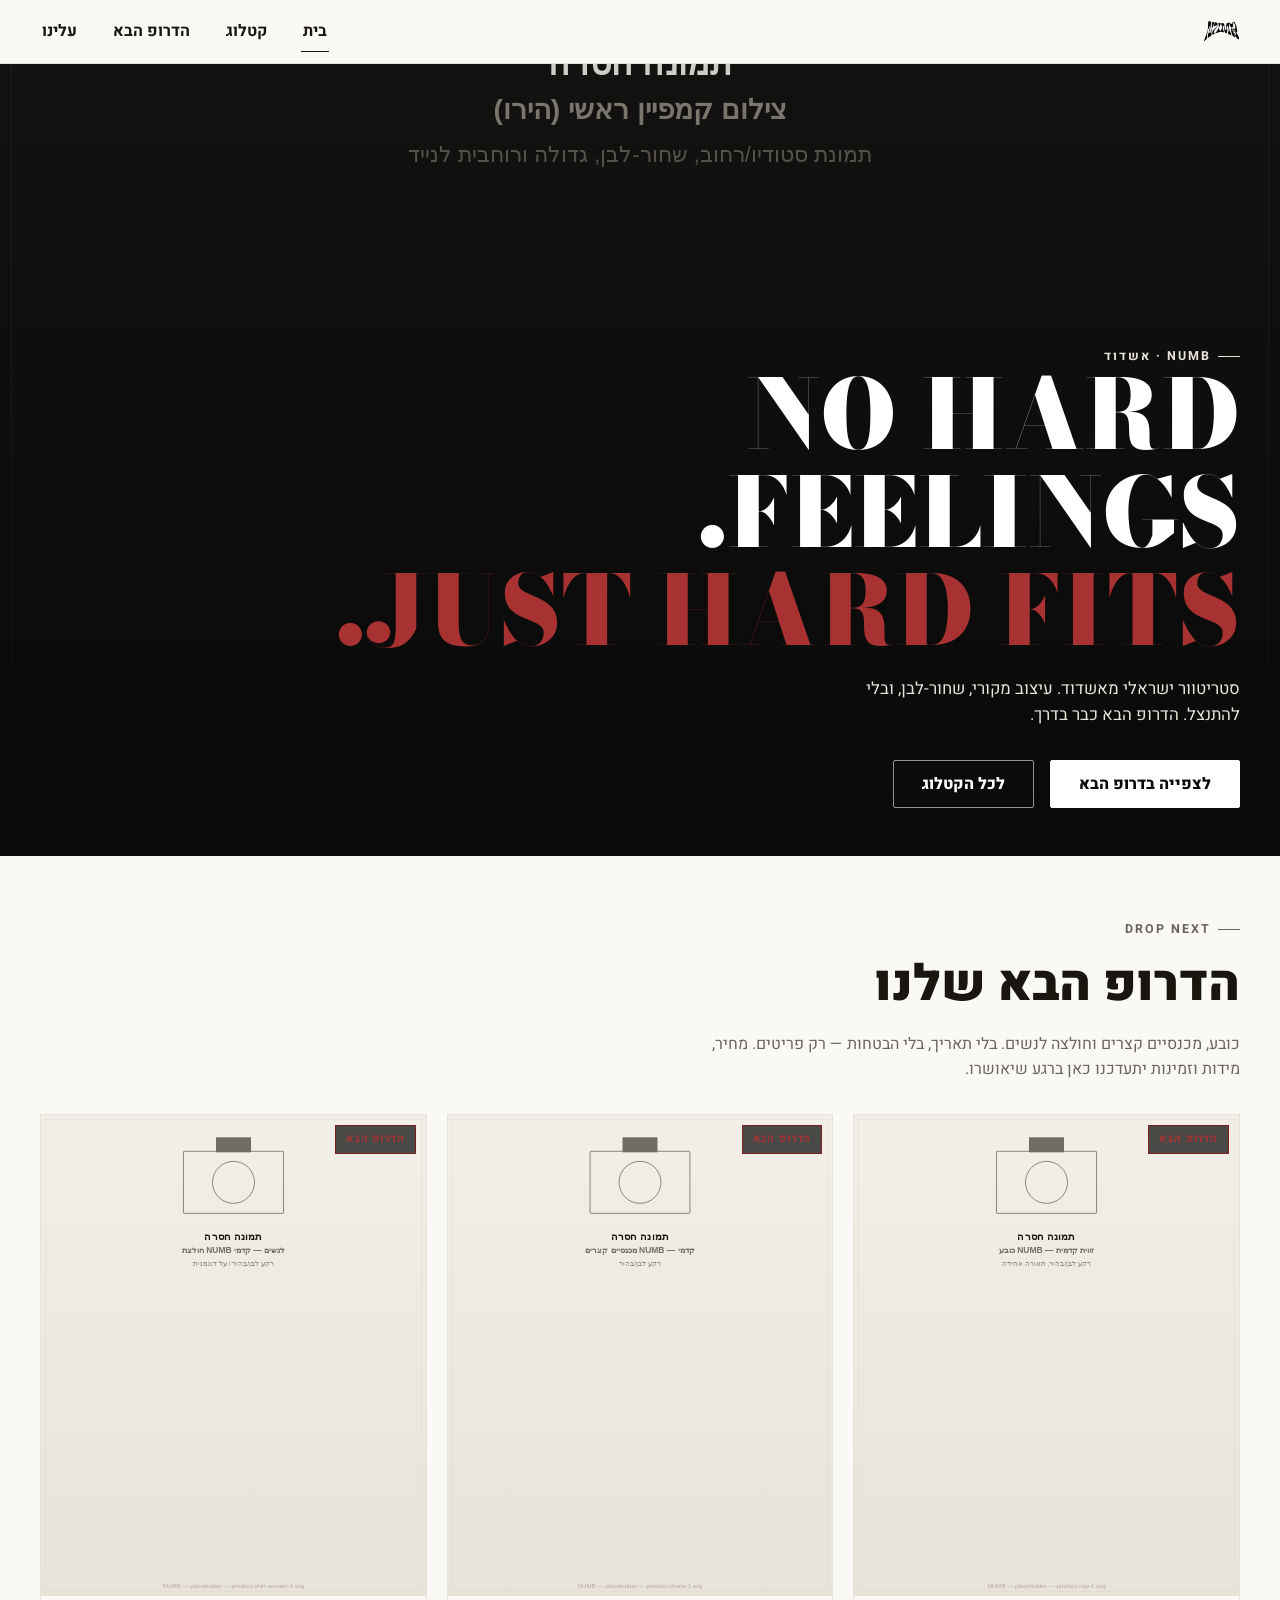
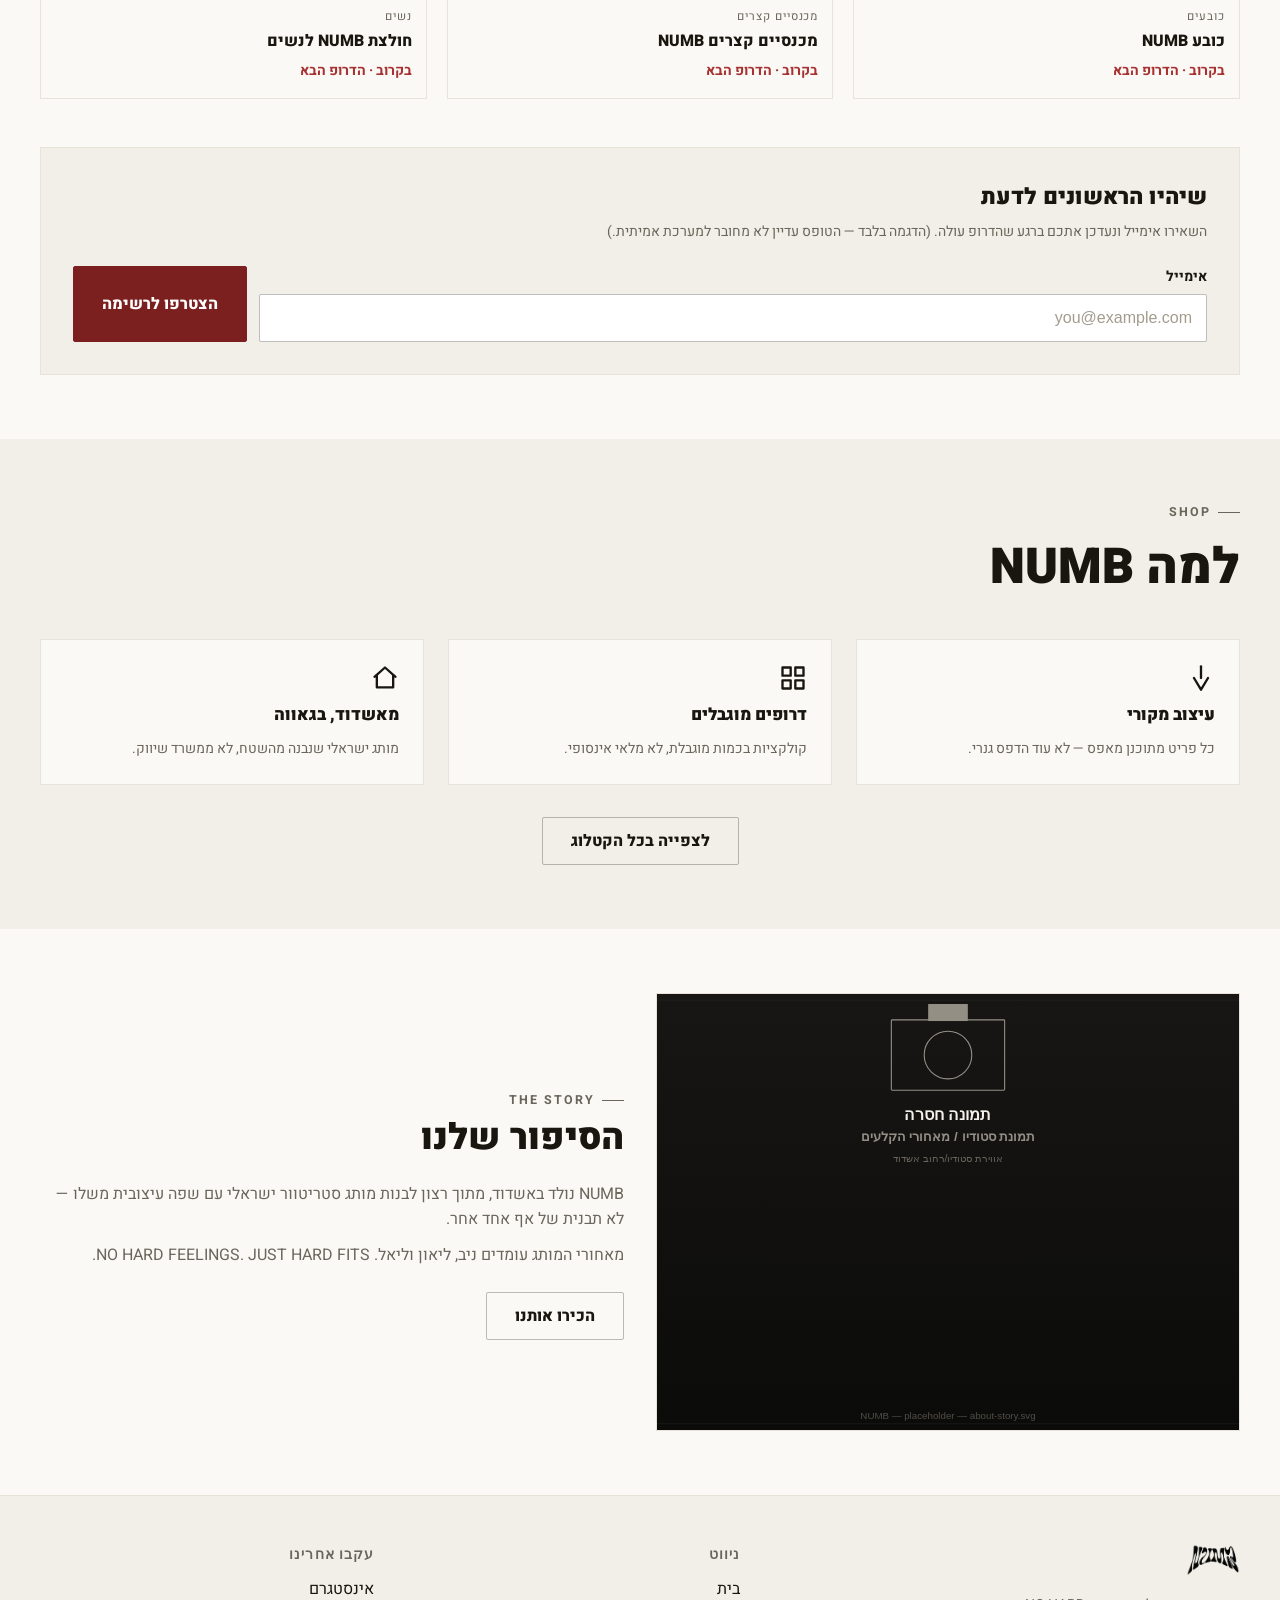
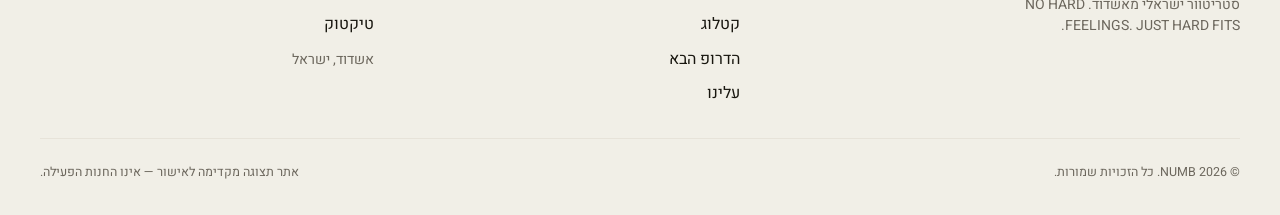
<file: site/index.html>
<!DOCTYPE html>
<html lang="he" dir="rtl">
<head>
<meta charset="UTF-8">
<meta name="viewport" content="width=device-width, initial-scale=1, viewport-fit=cover">
<title>NUMB — סטריטוור ישראלי מאשדוד</title>
<meta name="description" content="NUMB — מותג סטריטוור ישראלי מאשדוד. NO HARD FEELINGS. JUST HARD FITS. גלו את הדרופ הבא שלנו.">
<link rel="stylesheet" href="assets/css/style.css">
</head>
<body data-page="home">
<a class="skip-link" href="#main">דלגו לתוכן</a>

<header class="site-header">
  <div class="container">
    <a href="index.html" class="brand-logo"><img src="assets/images/logo-mark.png" alt="NUMB" class="logo-mark"></a>
    <nav class="nav-desktop" aria-label="ניווט ראשי">
      <a href="index.html" aria-current="page">בית</a>
      <a href="catalog.html">קטלוג</a>
      <a href="index.html#next-drop">הדרופ הבא</a>
      <a href="about.html">עלינו</a>
    </nav>
    <button class="menu-toggle" data-menu-toggle aria-haspopup="true" aria-expanded="false" aria-controls="mobile-menu" aria-label="פתיחת תפריט">
      <svg viewBox="0 0 24 24" width="22" height="22" fill="none" stroke="currentColor" stroke-width="2" stroke-linecap="round"><path d="M3 6h18"/><path d="M3 12h18"/><path d="M3 18h18"/></svg>
    </button>
  </div>
</header>

<div class="mobile-menu" id="mobile-menu" data-mobile-menu>
  <div class="mobile-menu-top">
    <a href="index.html" class="brand-logo"><img src="assets/images/logo-mark.png" alt="NUMB" class="logo-mark"></a>
    <button class="menu-toggle" data-menu-close aria-label="סגירת תפריט">
      <svg viewBox="0 0 24 24" width="22" height="22" fill="none" stroke="currentColor" stroke-width="2" stroke-linecap="round"><path d="M18 6L6 18"/><path d="M6 6l12 12"/></svg>
    </button>
  </div>
  <nav aria-label="ניווט נייד">
    <a href="index.html">בית</a>
    <a href="catalog.html">קטלוג</a>
    <a href="index.html#next-drop">הדרופ הבא</a>
    <a href="about.html">עלינו</a>
  </nav>
  <div class="mobile-menu-footer">
    <span>אשדוד, ישראל</span>
    <div class="social-row">
      <a href="#">אינסטגרם</a>
      <a href="#">טיקטוק</a>
    </div>
  </div>
</div>

<main id="main">

  <!-- HERO: brand + next drop, first thing a visitor sees -->
  <section class="hero">
    <div class="hero-media">
      <img src="assets/images/hero-campaign.svg" alt="קמפיין NUMB — תמונה זמנית, יש להחליף בצילום קמפיין אמיתי" width="1600" height="2000">
    </div>
    <div class="hero-content container">
      <p class="eyebrow">NUMB · אשדוד</p>
      <h1 class="hero-slogan display-lockup">NO HARD<br>FEELINGS.<br><span class="accent">JUST HARD FITS.</span></h1>
      <p class="hero-sub">סטריטוור ישראלי מאשדוד. עיצוב מקורי, שחור-לבן, ובלי להתנצל. הדרופ הבא כבר בדרך.</p>
      <div class="hero-cta-row">
        <a class="btn btn-primary" href="#next-drop">לצפייה בדרופ הבא</a>
        <a class="btn btn-outline" href="catalog.html">לכל הקטלוג</a>
      </div>
    </div>
  </section>

  <!-- NEXT DROP -->
  <section class="section" id="next-drop">
    <div class="container">
      <div class="section-head reveal">
        <p class="eyebrow">Drop Next</p>
        <h2 class="heading">הדרופ הבא שלנו</h2>
        <p style="color:var(--fg-muted); max-width:60ch;">כובע, מכנסיים קצרים וחולצה לנשים. בלי תאריך, בלי הבטחות — רק פריטים. מחיר, מידות וזמינות יתעדכנו כאן ברגע שיאושרו.</p>
      </div>

      <div class="product-grid reveal" data-next-drop-grid>
        <!-- filled by main.js from products-data.js -->
      </div>

      <div class="waitlist-card reveal" id="waitlist" style="margin-top: var(--space-5);">
        <h3>שיהיו הראשונים לדעת</h3>
        <p>השאירו אימייל ונעדכן אתכם ברגע שהדרופ עולה. (הדגמה בלבד — הטופס עדיין לא מחובר למערכת אמיתית.)</p>
        <form class="waitlist-form" data-waitlist-form novalidate>
          <div class="field">
            <label for="waitlist-email">אימייל</label>
            <input id="waitlist-email" name="email" type="email" placeholder="you@example.com" required inputmode="email" autocomplete="email">
          </div>
          <button class="btn btn-signature" type="submit">הצטרפו לרשימה</button>
        </form>
        <p class="form-msg" data-form-msg hidden></p>
      </div>
    </div>
  </section>

  <!-- SHOP / BRAND PILLARS -->
  <section class="section section-alt">
    <div class="container">
      <div class="section-head reveal">
        <p class="eyebrow">Shop</p>
        <h2 class="heading">למה NUMB</h2>
      </div>
      <div class="pillars reveal">
        <div class="pillar">
          <svg data-icon="drop" viewBox="0 0 24 24"></svg>
          <h3>עיצוב מקורי</h3>
          <p>כל פריט מתוכנן מאפס — לא עוד הדפס גנרי.</p>
        </div>
        <div class="pillar">
          <svg data-icon="grid" viewBox="0 0 24 24"></svg>
          <h3>דרופים מוגבלים</h3>
          <p>קולקציות בכמות מוגבלת, לא מלאי אינסופי.</p>
        </div>
        <div class="pillar">
          <svg data-icon="home" viewBox="0 0 24 24"></svg>
          <h3>מאשדוד, בגאווה</h3>
          <p>מותג ישראלי שנבנה מהשטח, לא ממשרד שיווק.</p>
        </div>
      </div>
      <div class="section-foot reveal">
        <a class="btn btn-outline" href="catalog.html">לצפייה בכל הקטלוג</a>
      </div>
    </div>
  </section>

  <!-- OUR STORY TEASER -->
  <section class="section">
    <div class="container">
      <div class="story-grid reveal">
        <div class="story-media">
          <img src="assets/images/about-story.svg" alt="תמונת סטודיו NUMB — תמונה זמנית, יש להחליף" width="1400" height="1000">
        </div>
        <div class="story-text">
          <p class="eyebrow">The Story</p>
          <h2 class="heading">הסיפור שלנו</h2>
          <p>NUMB נולד באשדוד, מתוך רצון לבנות מותג סטריטוור ישראלי עם שפה עיצובית משלו — לא תבנית של אף אחד אחר.</p>
          <p>מאחורי המותג עומדים ניב, ליאון וליאל. NO HARD FEELINGS. JUST HARD FITS.</p>
          <div style="margin-top: var(--space-3);">
            <a class="btn btn-outline" href="about.html">הכירו אותנו</a>
          </div>
        </div>
      </div>
    </div>
  </section>

</main>

<footer class="site-footer">
  <div class="container">
    <div class="footer-grid">
      <div class="footer-brand">
        <a href="index.html" class="brand-logo"><img src="assets/images/logo-mark.png" alt="NUMB" class="logo-mark"></a>
        <p>סטריטוור ישראלי מאשדוד. NO HARD FEELINGS. JUST HARD FITS.</p>
      </div>
      <div class="footer-col">
        <h4>ניווט</h4>
        <ul>
          <li><a href="index.html">בית</a></li>
          <li><a href="catalog.html">קטלוג</a></li>
          <li><a href="index.html#next-drop">הדרופ הבא</a></li>
          <li><a href="about.html">עלינו</a></li>
        </ul>
      </div>
      <div class="footer-col">
        <h4>עקבו אחרינו</h4>
        <ul>
          <li><a href="#">אינסטגרם</a></li>
          <li><a href="#">טיקטוק</a></li>
        </ul>
        <p style="margin-top:12px; color:var(--grey-600); font-size:var(--fs-small);">אשדוד, ישראל</p>
      </div>
    </div>
    <div class="footer-bottom">
      <span>© <span data-year></span> NUMB. כל הזכויות שמורות.</span>
      <span>אתר תצוגה מקדימה לאישור — אינו החנות הפעילה.</span>
    </div>
  </div>
</footer>

<nav class="bottom-nav" aria-label="ניווט תחתון">
  <a href="index.html" data-nav-for="home"><svg data-icon="home" viewBox="0 0 24 24"></svg>בית</a>
  <a href="catalog.html" data-nav-for="catalog"><svg data-icon="grid" viewBox="0 0 24 24"></svg>קטלוג</a>
  <a href="index.html#next-drop"><svg data-icon="drop" viewBox="0 0 24 24"></svg>דרופ הבא</a>
  <a href="about.html" data-nav-for="about"><svg data-icon="info" viewBox="0 0 24 24"></svg>עלינו</a>
</nav>

<script src="assets/js/products-data.js"></script>
<script src="assets/js/main.js"></script>
</body>
</html>
</file>
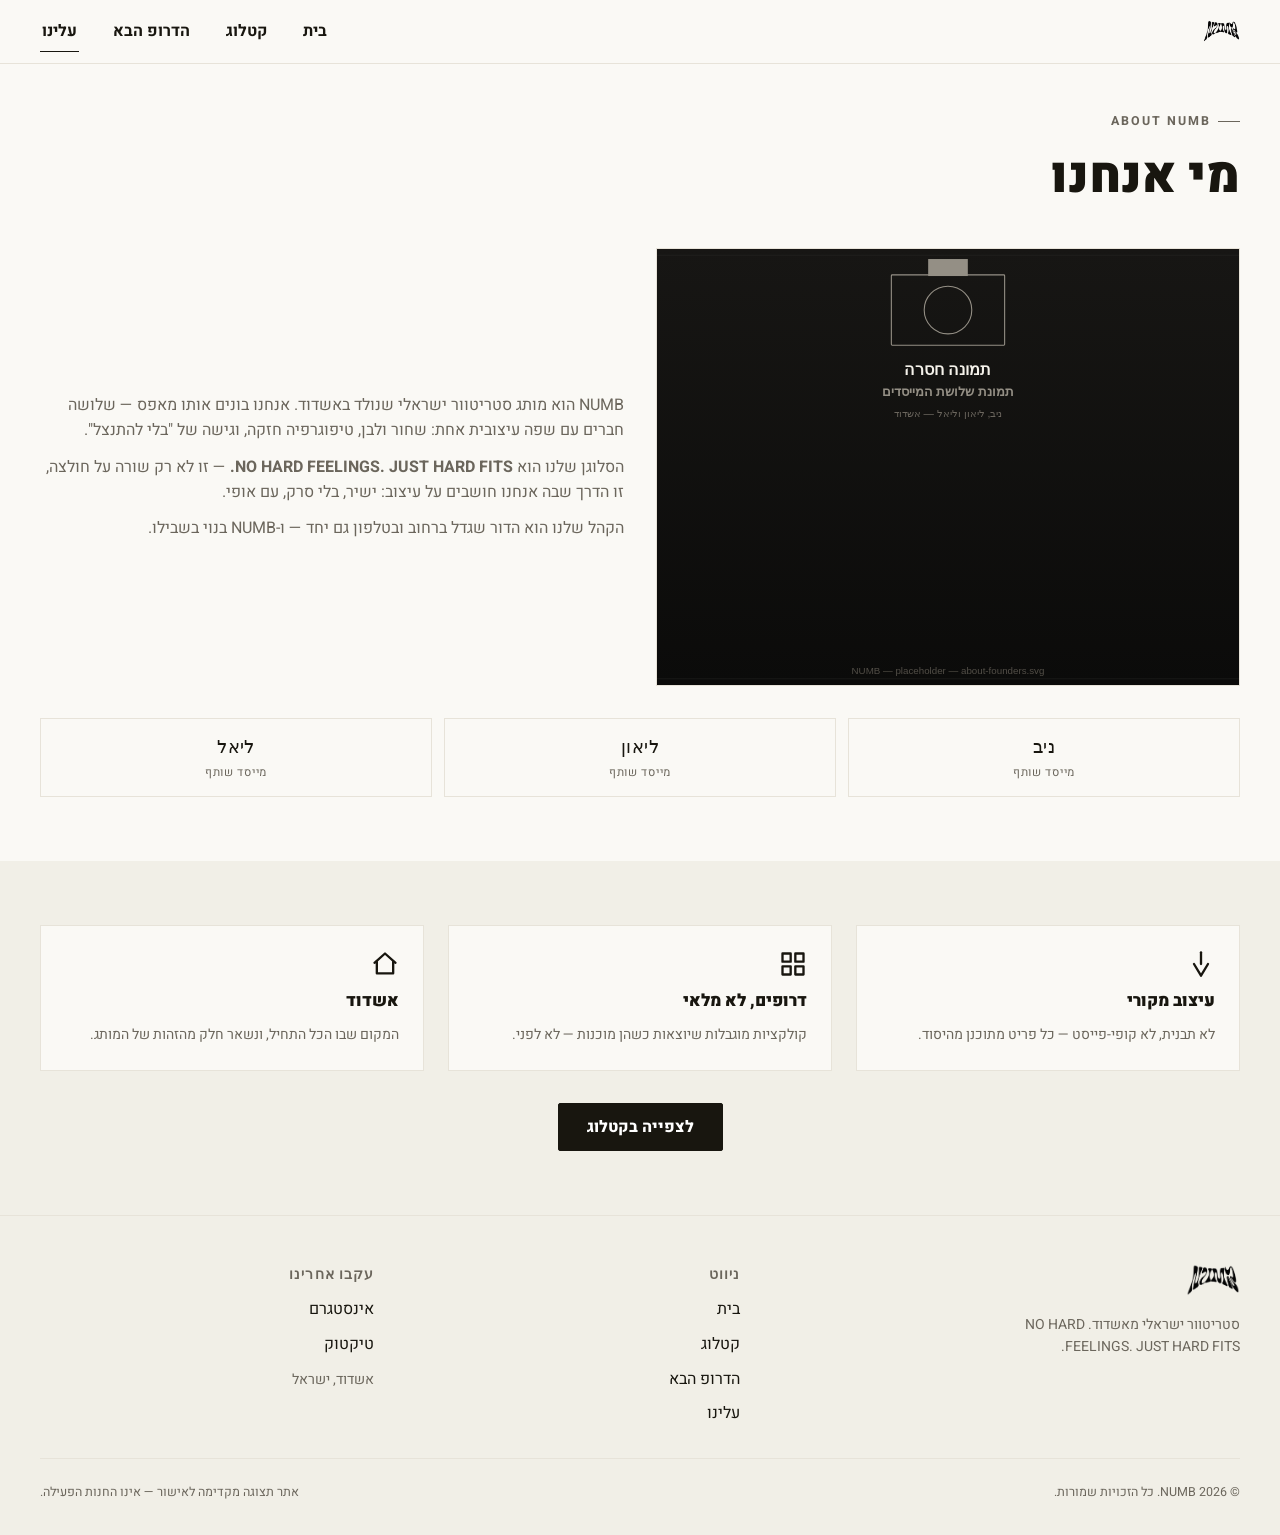
<file: site/about.html>
<!DOCTYPE html>
<html lang="he" dir="rtl">
<head>
<meta charset="UTF-8">
<meta name="viewport" content="width=device-width, initial-scale=1, viewport-fit=cover">
<title>עלינו — NUMB</title>
<meta name="description" content="NUMB — מותג סטריטוור ישראלי מאשדוד, נבנה על ידי ניב, ליאון וליאל.">
<link rel="stylesheet" href="assets/css/style.css">
</head>
<body data-page="about">
<a class="skip-link" href="#main">דלגו לתוכן</a>

<header class="site-header">
  <div class="container">
    <a href="index.html" class="brand-logo"><img src="assets/images/logo-mark.png" alt="NUMB" class="logo-mark"></a>
    <nav class="nav-desktop" aria-label="ניווט ראשי">
      <a href="index.html">בית</a>
      <a href="catalog.html">קטלוג</a>
      <a href="index.html#next-drop">הדרופ הבא</a>
      <a href="about.html" aria-current="page">עלינו</a>
    </nav>
    <button class="menu-toggle" data-menu-toggle aria-haspopup="true" aria-expanded="false" aria-controls="mobile-menu" aria-label="פתיחת תפריט">
      <svg viewBox="0 0 24 24" width="22" height="22" fill="none" stroke="currentColor" stroke-width="2" stroke-linecap="round"><path d="M3 6h18"/><path d="M3 12h18"/><path d="M3 18h18"/></svg>
    </button>
  </div>
</header>

<div class="mobile-menu" id="mobile-menu" data-mobile-menu>
  <div class="mobile-menu-top">
    <a href="index.html" class="brand-logo"><img src="assets/images/logo-mark.png" alt="NUMB" class="logo-mark"></a>
    <button class="menu-toggle" data-menu-close aria-label="סגירת תפריט">
      <svg viewBox="0 0 24 24" width="22" height="22" fill="none" stroke="currentColor" stroke-width="2" stroke-linecap="round"><path d="M18 6L6 18"/><path d="M6 6l12 12"/></svg>
    </button>
  </div>
  <nav aria-label="ניווט נייד">
    <a href="index.html">בית</a>
    <a href="catalog.html">קטלוג</a>
    <a href="index.html#next-drop">הדרופ הבא</a>
    <a href="about.html">עלינו</a>
  </nav>
  <div class="mobile-menu-footer">
    <span>אשדוד, ישראל</span>
    <div class="social-row">
      <a href="#">אינסטגרם</a>
      <a href="#">טיקטוק</a>
    </div>
  </div>
</div>

<main id="main">
  <section class="section" style="padding-top: var(--space-5);">
    <div class="container">
      <div class="section-head reveal">
        <p class="eyebrow">About NUMB</p>
        <h1 class="heading" style="font-size:var(--fs-h1);">מי אנחנו</h1>
      </div>

      <div class="story-grid reveal">
        <div class="story-media">
          <img src="assets/images/about-founders.svg" alt="ניב, ליאון וליאל — מייסדי NUMB. תמונה זמנית, יש להחליף בתמונה אמיתית" width="1400" height="1000">
        </div>
        <div class="story-text">
          <p>NUMB הוא מותג סטריטוור ישראלי שנולד באשדוד. אנחנו בונים אותו מאפס — שלושה חברים עם שפה עיצובית אחת: שחור ולבן, טיפוגרפיה חזקה, וגישה של "בלי להתנצל".</p>
          <p>הסלוגן שלנו הוא <strong>NO HARD FEELINGS. JUST HARD FITS.</strong> — זו לא רק שורה על חולצה, זו הדרך שבה אנחנו חושבים על עיצוב: ישיר, בלי סרק, עם אופי.</p>
          <p>הקהל שלנו הוא הדור שגדל ברחוב ובטלפון גם יחד — ו-NUMB בנוי בשבילו.</p>
        </div>
      </div>

      <div class="founders-row reveal">
        <div class="founder-chip">
          <span class="name">ניב</span>
          <span class="role">מייסד שותף</span>
        </div>
        <div class="founder-chip">
          <span class="name">ליאון</span>
          <span class="role">מייסד שותף</span>
        </div>
        <div class="founder-chip">
          <span class="name">ליאל</span>
          <span class="role">מייסד שותף</span>
        </div>
      </div>
    </div>
  </section>

  <section class="section section-alt">
    <div class="container">
      <div class="pillars reveal">
        <div class="pillar">
          <svg data-icon="drop" viewBox="0 0 24 24"></svg>
          <h3>עיצוב מקורי</h3>
          <p>לא תבנית, לא קופי-פייסט — כל פריט מתוכנן מהיסוד.</p>
        </div>
        <div class="pillar">
          <svg data-icon="grid" viewBox="0 0 24 24"></svg>
          <h3>דרופים, לא מלאי</h3>
          <p>קולקציות מוגבלות שיוצאות כשהן מוכנות — לא לפני.</p>
        </div>
        <div class="pillar">
          <svg data-icon="home" viewBox="0 0 24 24"></svg>
          <h3>אשדוד</h3>
          <p>המקום שבו הכל התחיל, ונשאר חלק מהזהות של המותג.</p>
        </div>
      </div>
      <div class="section-foot reveal">
        <a class="btn btn-primary" href="catalog.html">לצפייה בקטלוג</a>
      </div>
    </div>
  </section>
</main>

<footer class="site-footer">
  <div class="container">
    <div class="footer-grid">
      <div class="footer-brand">
        <a href="index.html" class="brand-logo"><img src="assets/images/logo-mark.png" alt="NUMB" class="logo-mark"></a>
        <p>סטריטוור ישראלי מאשדוד. NO HARD FEELINGS. JUST HARD FITS.</p>
      </div>
      <div class="footer-col">
        <h4>ניווט</h4>
        <ul>
          <li><a href="index.html">בית</a></li>
          <li><a href="catalog.html">קטלוג</a></li>
          <li><a href="index.html#next-drop">הדרופ הבא</a></li>
          <li><a href="about.html">עלינו</a></li>
        </ul>
      </div>
      <div class="footer-col">
        <h4>עקבו אחרינו</h4>
        <ul>
          <li><a href="#">אינסטגרם</a></li>
          <li><a href="#">טיקטוק</a></li>
        </ul>
        <p style="margin-top:12px; color:var(--grey-600); font-size:var(--fs-small);">אשדוד, ישראל</p>
      </div>
    </div>
    <div class="footer-bottom">
      <span>© <span data-year></span> NUMB. כל הזכויות שמורות.</span>
      <span>אתר תצוגה מקדימה לאישור — אינו החנות הפעילה.</span>
    </div>
  </div>
</footer>

<nav class="bottom-nav" aria-label="ניווט תחתון">
  <a href="index.html" data-nav-for="home"><svg data-icon="home" viewBox="0 0 24 24"></svg>בית</a>
  <a href="catalog.html" data-nav-for="catalog"><svg data-icon="grid" viewBox="0 0 24 24"></svg>קטלוג</a>
  <a href="index.html#next-drop"><svg data-icon="drop" viewBox="0 0 24 24"></svg>דרופ הבא</a>
  <a href="about.html" data-nav-for="about"><svg data-icon="info" viewBox="0 0 24 24"></svg>עלינו</a>
</nav>

<script src="assets/js/products-data.js"></script>
<script src="assets/js/main.js"></script>
</body>
</html>
</file>
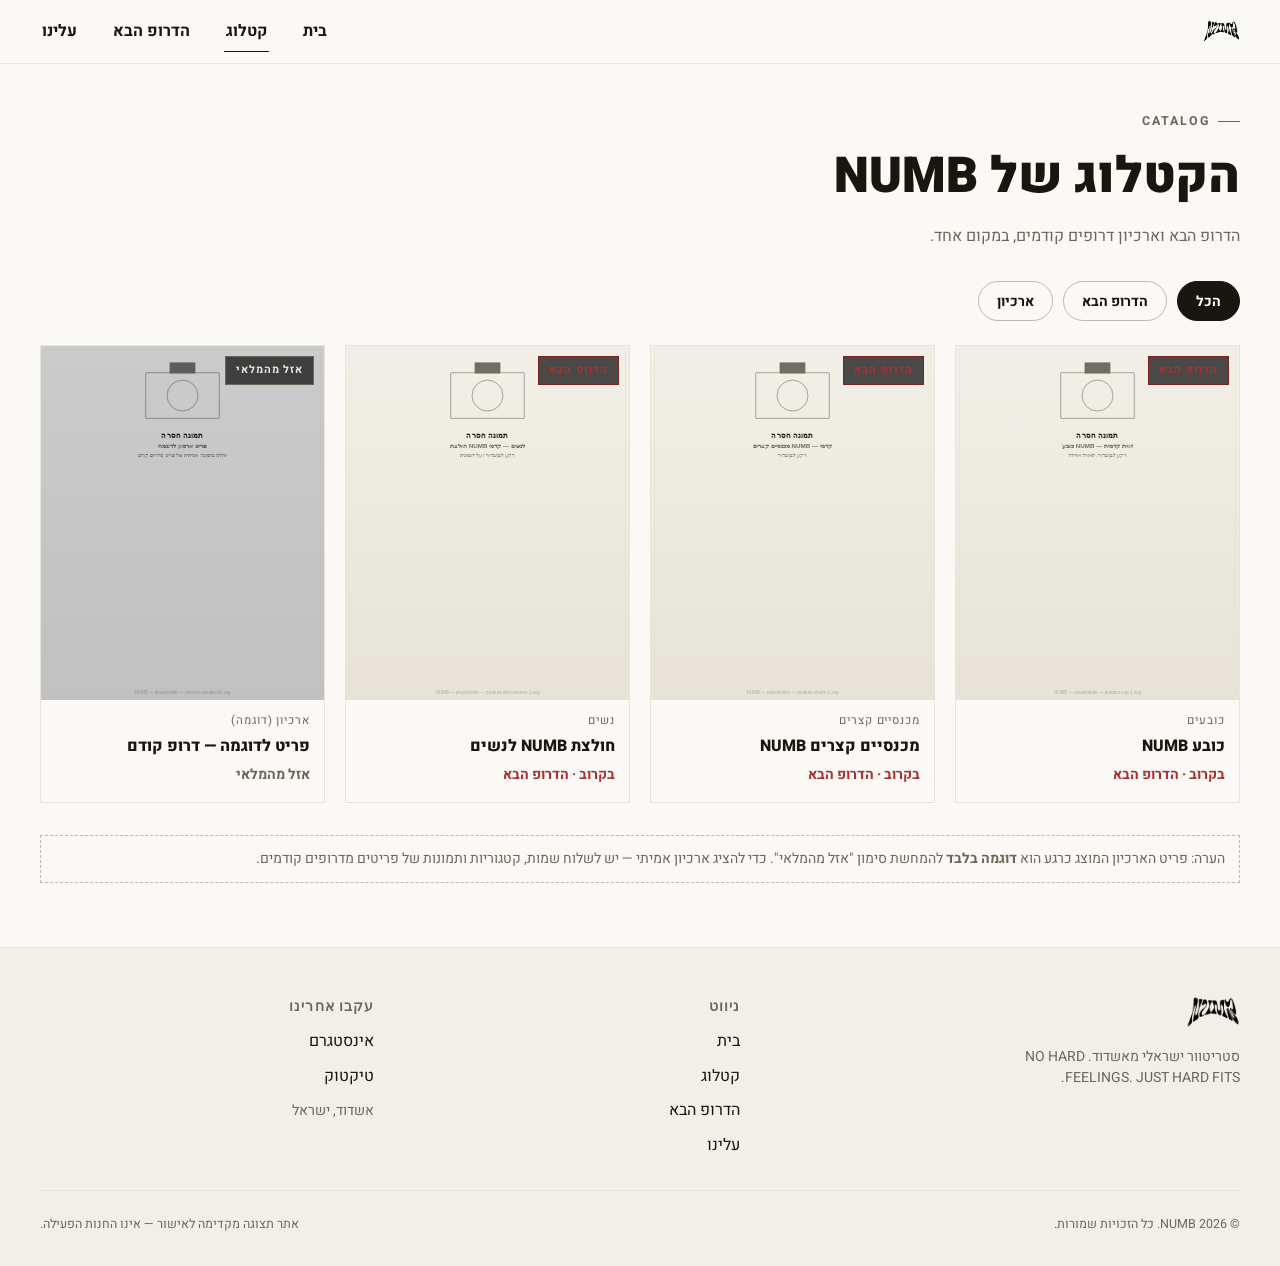
<file: site/catalog.html>
<!DOCTYPE html>
<html lang="he" dir="rtl">
<head>
<meta charset="UTF-8">
<meta name="viewport" content="width=device-width, initial-scale=1, viewport-fit=cover">
<title>קטלוג — NUMB</title>
<meta name="description" content="קטלוג NUMB — הדרופ הבא וארכיון דרופים קודמים.">
<link rel="stylesheet" href="assets/css/style.css">
</head>
<body data-page="catalog">
<a class="skip-link" href="#main">דלגו לתוכן</a>

<header class="site-header">
  <div class="container">
    <a href="index.html" class="brand-logo"><img src="assets/images/logo-mark.png" alt="NUMB" class="logo-mark"></a>
    <nav class="nav-desktop" aria-label="ניווט ראשי">
      <a href="index.html">בית</a>
      <a href="catalog.html" aria-current="page">קטלוג</a>
      <a href="index.html#next-drop">הדרופ הבא</a>
      <a href="about.html">עלינו</a>
    </nav>
    <button class="menu-toggle" data-menu-toggle aria-haspopup="true" aria-expanded="false" aria-controls="mobile-menu" aria-label="פתיחת תפריט">
      <svg viewBox="0 0 24 24" width="22" height="22" fill="none" stroke="currentColor" stroke-width="2" stroke-linecap="round"><path d="M3 6h18"/><path d="M3 12h18"/><path d="M3 18h18"/></svg>
    </button>
  </div>
</header>

<div class="mobile-menu" id="mobile-menu" data-mobile-menu>
  <div class="mobile-menu-top">
    <a href="index.html" class="brand-logo"><img src="assets/images/logo-mark.png" alt="NUMB" class="logo-mark"></a>
    <button class="menu-toggle" data-menu-close aria-label="סגירת תפריט">
      <svg viewBox="0 0 24 24" width="22" height="22" fill="none" stroke="currentColor" stroke-width="2" stroke-linecap="round"><path d="M18 6L6 18"/><path d="M6 6l12 12"/></svg>
    </button>
  </div>
  <nav aria-label="ניווט נייד">
    <a href="index.html">בית</a>
    <a href="catalog.html">קטלוג</a>
    <a href="index.html#next-drop">הדרופ הבא</a>
    <a href="about.html">עלינו</a>
  </nav>
  <div class="mobile-menu-footer">
    <span>אשדוד, ישראל</span>
    <div class="social-row">
      <a href="#">אינסטגרם</a>
      <a href="#">טיקטוק</a>
    </div>
  </div>
</div>

<main id="main">
  <section class="section" style="padding-top: var(--space-5);">
    <div class="container">
      <div class="section-head">
        <p class="eyebrow">Catalog</p>
        <h1 class="heading" style="font-size:var(--fs-h1);">הקטלוג של NUMB</h1>
        <p style="color:var(--fg-muted); max-width:60ch;">הדרופ הבא וארכיון דרופים קודמים, במקום אחד.</p>
      </div>

      <div class="filter-row" role="group" aria-label="סינון קטלוג">
        <button class="chip" data-filter-chip="all" aria-pressed="true">הכל</button>
        <button class="chip" data-filter-chip="drop" aria-pressed="false">הדרופ הבא</button>
        <button class="chip" data-filter-chip="archive" aria-pressed="false">ארכיון</button>
      </div>

      <div class="product-grid cols-4" data-catalog-grid>
        <!-- filled by main.js -->
      </div>

      <p class="build-note" data-catalog-empty hidden>אין עדיין פריטים בקטגוריה הזו.</p>

      <p class="build-note" id="archive" style="margin-top: var(--space-4);">
        הערה: פריט הארכיון המוצג כרגע הוא <strong>דוגמה בלבד</strong> להמחשת סימון "אזל מהמלאי".
        כדי להציג ארכיון אמיתי — יש לשלוח שמות, קטגוריות ותמונות של פריטים מדרופים קודמים.
      </p>
    </div>
  </section>
</main>

<footer class="site-footer">
  <div class="container">
    <div class="footer-grid">
      <div class="footer-brand">
        <a href="index.html" class="brand-logo"><img src="assets/images/logo-mark.png" alt="NUMB" class="logo-mark"></a>
        <p>סטריטוור ישראלי מאשדוד. NO HARD FEELINGS. JUST HARD FITS.</p>
      </div>
      <div class="footer-col">
        <h4>ניווט</h4>
        <ul>
          <li><a href="index.html">בית</a></li>
          <li><a href="catalog.html">קטלוג</a></li>
          <li><a href="index.html#next-drop">הדרופ הבא</a></li>
          <li><a href="about.html">עלינו</a></li>
        </ul>
      </div>
      <div class="footer-col">
        <h4>עקבו אחרינו</h4>
        <ul>
          <li><a href="#">אינסטגרם</a></li>
          <li><a href="#">טיקטוק</a></li>
        </ul>
        <p style="margin-top:12px; color:var(--grey-600); font-size:var(--fs-small);">אשדוד, ישראל</p>
      </div>
    </div>
    <div class="footer-bottom">
      <span>© <span data-year></span> NUMB. כל הזכויות שמורות.</span>
      <span>אתר תצוגה מקדימה לאישור — אינו החנות הפעילה.</span>
    </div>
  </div>
</footer>

<nav class="bottom-nav" aria-label="ניווט תחתון">
  <a href="index.html" data-nav-for="home"><svg data-icon="home" viewBox="0 0 24 24"></svg>בית</a>
  <a href="catalog.html" data-nav-for="catalog"><svg data-icon="grid" viewBox="0 0 24 24"></svg>קטלוג</a>
  <a href="index.html#next-drop"><svg data-icon="drop" viewBox="0 0 24 24"></svg>דרופ הבא</a>
  <a href="about.html" data-nav-for="about"><svg data-icon="info" viewBox="0 0 24 24"></svg>עלינו</a>
</nav>

<script src="assets/js/products-data.js"></script>
<script src="assets/js/main.js"></script>
</body>
</html>
</file>
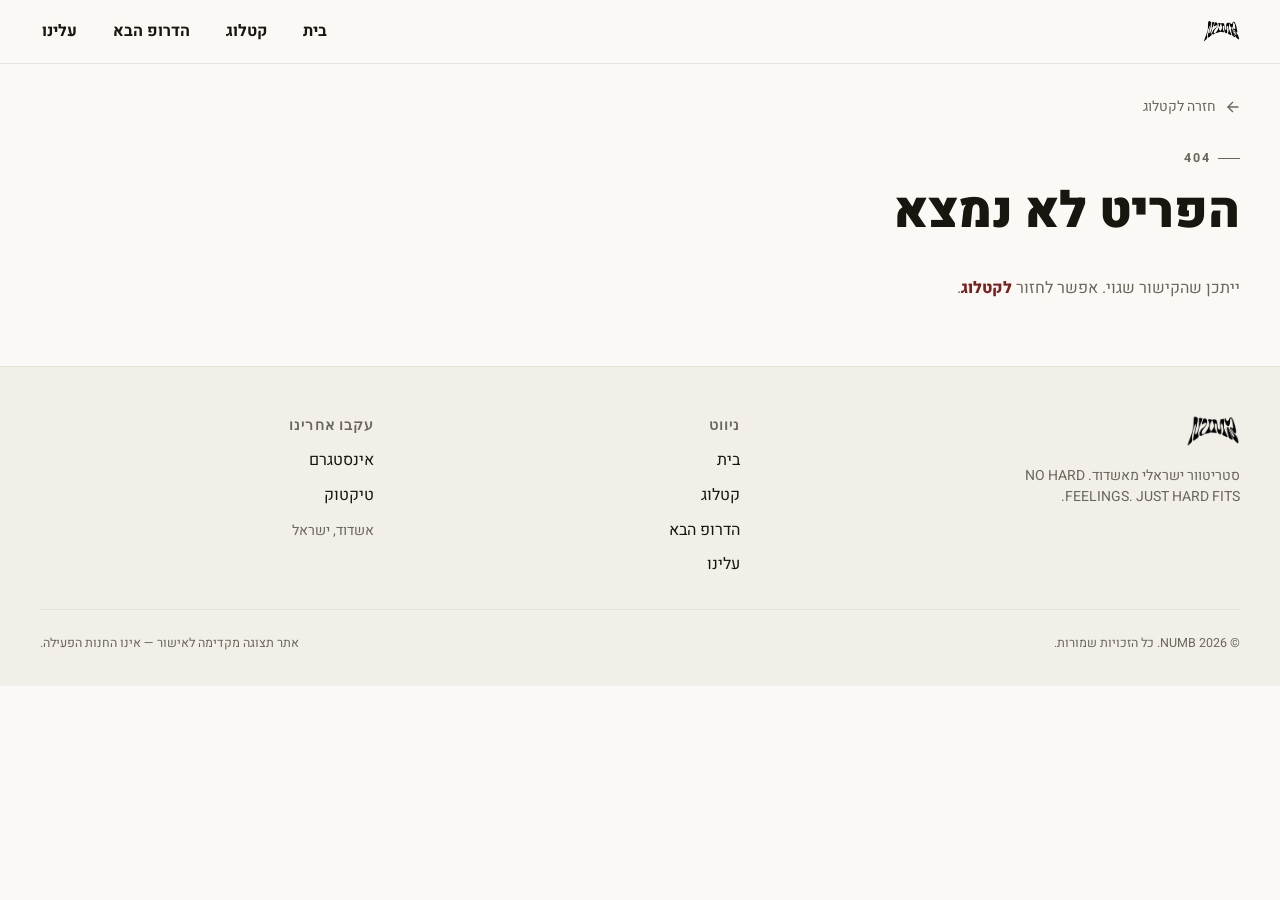
<file: site/product.html>
<!DOCTYPE html>
<html lang="he" dir="rtl">
<head>
<meta charset="UTF-8">
<meta name="viewport" content="width=device-width, initial-scale=1, viewport-fit=cover">
<title>מוצר — NUMB</title>
<meta name="description" content="דף מוצר NUMB.">
<link rel="stylesheet" href="assets/css/style.css">
</head>
<body data-page="product">
<a class="skip-link" href="#main">דלגו לתוכן</a>

<header class="site-header">
  <div class="container">
    <a href="index.html" class="brand-logo"><img src="assets/images/logo-mark.png" alt="NUMB" class="logo-mark"></a>
    <nav class="nav-desktop" aria-label="ניווט ראשי">
      <a href="index.html">בית</a>
      <a href="catalog.html">קטלוג</a>
      <a href="index.html#next-drop">הדרופ הבא</a>
      <a href="about.html">עלינו</a>
    </nav>
    <button class="menu-toggle" data-menu-toggle aria-haspopup="true" aria-expanded="false" aria-controls="mobile-menu" aria-label="פתיחת תפריט">
      <svg viewBox="0 0 24 24" width="22" height="22" fill="none" stroke="currentColor" stroke-width="2" stroke-linecap="round"><path d="M3 6h18"/><path d="M3 12h18"/><path d="M3 18h18"/></svg>
    </button>
  </div>
</header>

<div class="mobile-menu" id="mobile-menu" data-mobile-menu>
  <div class="mobile-menu-top">
    <a href="index.html" class="brand-logo"><img src="assets/images/logo-mark.png" alt="NUMB" class="logo-mark"></a>
    <button class="menu-toggle" data-menu-close aria-label="סגירת תפריט">
      <svg viewBox="0 0 24 24" width="22" height="22" fill="none" stroke="currentColor" stroke-width="2" stroke-linecap="round"><path d="M18 6L6 18"/><path d="M6 6l12 12"/></svg>
    </button>
  </div>
  <nav aria-label="ניווט נייד">
    <a href="index.html">בית</a>
    <a href="catalog.html">קטלוג</a>
    <a href="index.html#next-drop">הדרופ הבא</a>
    <a href="about.html">עלינו</a>
  </nav>
  <div class="mobile-menu-footer">
    <span>אשדוד, ישראל</span>
    <div class="social-row">
      <a href="#">אינסטגרם</a>
      <a href="#">טיקטוק</a>
    </div>
  </div>
</div>

<main id="main">
  <section class="section" style="padding-top: var(--space-4);">
    <div class="container">
      <a class="pd-back" href="catalog.html">
        <svg viewBox="0 0 24 24" width="16" height="16" fill="none" stroke="currentColor" stroke-width="2" stroke-linecap="round"><path d="M13 5l-7 7 7 7"/><path d="M6 12h15"/></svg>
        חזרה לקטלוג
      </a>
      <div class="pd-layout" data-product-root>
        <!-- filled by main.js based on ?id= -->
      </div>
    </div>
  </section>
</main>

<footer class="site-footer">
  <div class="container">
    <div class="footer-grid">
      <div class="footer-brand">
        <a href="index.html" class="brand-logo"><img src="assets/images/logo-mark.png" alt="NUMB" class="logo-mark"></a>
        <p>סטריטוור ישראלי מאשדוד. NO HARD FEELINGS. JUST HARD FITS.</p>
      </div>
      <div class="footer-col">
        <h4>ניווט</h4>
        <ul>
          <li><a href="index.html">בית</a></li>
          <li><a href="catalog.html">קטלוג</a></li>
          <li><a href="index.html#next-drop">הדרופ הבא</a></li>
          <li><a href="about.html">עלינו</a></li>
        </ul>
      </div>
      <div class="footer-col">
        <h4>עקבו אחרינו</h4>
        <ul>
          <li><a href="#">אינסטגרם</a></li>
          <li><a href="#">טיקטוק</a></li>
        </ul>
        <p style="margin-top:12px; color:var(--grey-600); font-size:var(--fs-small);">אשדוד, ישראל</p>
      </div>
    </div>
    <div class="footer-bottom">
      <span>© <span data-year></span> NUMB. כל הזכויות שמורות.</span>
      <span>אתר תצוגה מקדימה לאישור — אינו החנות הפעילה.</span>
    </div>
  </div>
</footer>

<nav class="bottom-nav" aria-label="ניווט תחתון">
  <a href="index.html" data-nav-for="home"><svg data-icon="home" viewBox="0 0 24 24"></svg>בית</a>
  <a href="catalog.html" data-nav-for="catalog"><svg data-icon="grid" viewBox="0 0 24 24"></svg>קטלוג</a>
  <a href="index.html#next-drop"><svg data-icon="drop" viewBox="0 0 24 24"></svg>דרופ הבא</a>
  <a href="about.html" data-nav-for="about"><svg data-icon="info" viewBox="0 0 24 24"></svg>עלינו</a>
</nav>

<script src="assets/js/products-data.js"></script>
<script src="assets/js/main.js"></script>
</body>
</html>
</file>
<file: site/assets/css/style.css>
/* =========================================================================
   NUMB — Design tokens & base styles
   Style direction: clean light-first clothing-brand catalog — warm paper
   background, near-black ink text, thin hairlines. A deep, desaturated
   red ("oxblood") survives only as a rare signature mark (the next-drop
   tag, one CTA, focus rings) — never as page-wide decoration.
   Type: Bodoni Moda (English display serif — slogan, eyebrows, headings)
   + Heebo (Hebrew + Latin, body & UI — supports RTL natively).
   Campaign/hero photography stays dark and dramatic on purpose — that is
   the photography style, independent of the light UI chrome around it.
   ========================================================================= */

@import url('https://fonts.googleapis.com/css2?family=Bodoni+Moda:ital,wght@0,400;0,500;0,600;0,700;1,500&family=Heebo:wght@300;400;500;700;800&display=swap');

:root {
  /* Real darks — kept for surfaces that stay dark on purpose (hero image
     overlay, floating tag chips on photography, the sold-out stripe). */
  --black: #0b0b0a;
  --near-black: #121110;
  --off-black: #171614;

  /* Light theme surfaces */
  --paper: #faf9f5;
  --paper-alt: #f1efe7;
  --ink: #18160f;

  --pure-white: #ffffff;
  --pure-black: #0b0b0a;

  --grey-800: #2a2825;
  --grey-600: #6b665c;
  --grey-400: #a39c8e;
  --grey-200: #e7e3d9;

  --red: #7c1f1f;
  --red-dark: #5c1616;
  --red-bright: #a83232;

  --bg: var(--paper);
  --bg-alt: var(--paper-alt);
  --fg: var(--ink);
  --fg-muted: var(--grey-600);
  --border-color: var(--grey-200);
  --border-color-strong: rgba(24, 22, 15, 0.28);

  --font-display: 'Bodoni Moda', 'Georgia', serif;
  --font-body: 'Heebo', 'Arial Hebrew', 'Arial', sans-serif;

  --fs-hero: clamp(2.6rem, 12vw, 6rem);
  --fs-h1: clamp(1.9rem, 7vw, 3.1rem);
  --fs-h2: clamp(1.5rem, 5.4vw, 2.25rem);
  --fs-h3: clamp(1.15rem, 4vw, 1.4rem);
  --fs-body: 1rem;
  --fs-small: 0.875rem;
  --fs-eyebrow: 0.78rem;

  --space-1: 0.5rem;
  --space-2: 1rem;
  --space-3: 1.5rem;
  --space-4: 2rem;
  --space-5: 3rem;
  --space-6: 4rem;
  --space-7: 6rem;

  --radius: 2px;
  --border-w: 1px;
  --border-w-thick: 1.5px;
  --transition: 200ms ease;
  --container: 1280px;
  --header-h: 64px;
  --bottomnav-h: 64px;
}

/* Reduced-motion users get instant state changes, no scroll reveals */
@media (prefers-reduced-motion: reduce) {
  *, *::before, *::after {
    animation-duration: 0.001ms !important;
    animation-iteration-count: 1 !important;
    transition-duration: 0.001ms !important;
    scroll-behavior: auto !important;
  }
}

*, *::before, *::after { box-sizing: border-box; }

html {
  background: var(--bg);
  color-scheme: light;
  -webkit-text-size-adjust: 100%;
  scroll-behavior: smooth;
}

body {
  margin: 0;
  background: var(--bg);
  color: var(--fg);
  font-family: var(--font-body);
  font-size: var(--fs-body);
  line-height: 1.55;
  -webkit-font-smoothing: antialiased;
  padding-bottom: calc(var(--bottomnav-h) + env(safe-area-inset-bottom));
  overflow-x: hidden;
}

img { max-width: 100%; display: block; }

a { color: inherit; text-decoration: none; }

button { font-family: inherit; cursor: pointer; }

h1, h2, h3, h4 { margin: 0; font-weight: 900; }

p { margin: 0; }

.container {
  width: 100%;
  max-width: var(--container);
  margin-inline: auto;
  padding-inline: 20px;
}

@media (min-width: 768px) {
  .container { padding-inline: 40px; }
}

/* Focus ring uses the brand red everywhere — it has to read on both the
   light body and the dark hero photography, so it's treated as a
   functional a11y color rather than part of the "spend red sparingly"
   decorative budget below. */
a:focus-visible,
button:focus-visible,
input:focus-visible,
textarea:focus-visible {
  outline: 2px solid var(--red-bright);
  outline-offset: 2px;
}

.visually-hidden {
  position: absolute !important;
  width: 1px; height: 1px;
  padding: 0; margin: -1px;
  overflow: hidden;
  clip: rect(0,0,0,0);
  white-space: nowrap; border: 0;
}

.skip-link {
  position: absolute;
  right: 12px;
  top: -60px;
  background: var(--red);
  color: var(--pure-white);
  padding: 12px 20px;
  z-index: 200;
  font-weight: 800;
  border-radius: var(--radius);
  transition: top var(--transition);
}
.skip-link:focus { top: 12px; }

/* ---------- Eyebrow / display type ----------
   Decorative red is spent on exactly three things across the whole site:
   the hero's "JUST HARD FITS" line, the next-drop tag, and the waitlist
   button (.btn-signature). Everything else — including every eyebrow —
   stays neutral so those three moments keep their weight. */
.eyebrow {
  font-family: var(--font-body);
  font-weight: 700;
  font-size: var(--fs-eyebrow);
  letter-spacing: 0.16em;
  text-transform: uppercase;
  color: var(--fg-muted);
  display: inline-flex;
  align-items: center;
  gap: 0.6em;
}
.eyebrow::before {
  content: '';
  width: 22px;
  height: 1px;
  background: var(--fg-muted);
  display: inline-block;
}

.display-lockup {
  font-family: var(--font-display);
  font-style: normal;
  letter-spacing: 0.005em;
  line-height: 1.02;
}

/* ---------- Header ---------- */
.site-header {
  position: sticky;
  top: env(safe-area-inset-top, 0px);
  z-index: 100;
  height: var(--header-h);
  display: flex;
  align-items: center;
  background: rgba(250, 249, 245, 0.88);
  backdrop-filter: blur(8px);
  border-bottom: var(--border-w) solid var(--border-color);
}

.site-header .container {
  display: flex;
  align-items: center;
  justify-content: space-between;
}

.brand-logo {
  display: inline-flex;
  align-items: center;
}
.logo-mark {
  height: 22px;
  width: auto;
  display: block;
  /* The logo artwork is a white/light mark — invert it to read as dark
     ink against the light header, mobile menu top bar and footer. */
  filter: invert(1);
}

.nav-desktop {
  display: none;
  gap: var(--space-4);
  font-weight: 700;
}
.nav-desktop a {
  padding: 8px 2px;
  border-bottom: var(--border-w) solid transparent;
  transition: border-color var(--transition), color var(--transition);
}
.nav-desktop a:hover,
.nav-desktop a[aria-current="page"] {
  border-color: var(--ink);
  color: var(--ink);
}

.menu-toggle {
  width: 44px;
  height: 44px;
  display: inline-flex;
  align-items: center;
  justify-content: center;
  background: transparent;
  border: var(--border-w) solid var(--border-color-strong);
  color: var(--ink);
  border-radius: var(--radius);
  transition: background var(--transition);
}
.menu-toggle:hover { background: var(--grey-200); }

@media (min-width: 900px) {
  .nav-desktop { display: flex; }
  .menu-toggle { display: none; }
}

/* Mobile full-screen menu overlay — stays light to match the rest of the
   site rather than flipping to a dark takeover panel. */
.mobile-menu {
  position: fixed;
  inset: 0;
  background: var(--paper);
  z-index: 150;
  display: flex;
  flex-direction: column;
  padding: var(--space-3) 20px var(--space-5);
  transform: translateY(-100%);
  transition: transform 220ms ease;
}
.mobile-menu.is-open { transform: translateY(0); }
.mobile-menu-top {
  display: flex;
  align-items: center;
  justify-content: space-between;
  height: var(--header-h);
}
.mobile-menu nav {
  margin-top: var(--space-5);
  display: flex;
  flex-direction: column;
  gap: var(--space-2);
}
.mobile-menu nav a {
  font-family: var(--font-display);
  font-size: 2rem;
  text-transform: uppercase;
  padding: 10px 0;
  border-bottom: var(--border-w) solid var(--border-color);
  color: var(--ink);
}
.mobile-menu-footer {
  margin-top: auto;
  color: var(--fg-muted);
  font-size: var(--fs-small);
  display: flex;
  flex-direction: column;
  gap: var(--space-1);
}
.mobile-menu-footer .social-row { display: flex; gap: var(--space-3); }
.mobile-menu-footer .social-row a { color: var(--ink); font-weight: 700; border-bottom: var(--border-w) solid var(--grey-400); }

@media (min-width: 900px) {
  .mobile-menu { display: none; }
}

/* ---------- Buttons ---------- */
.btn {
  display: inline-flex;
  align-items: center;
  justify-content: center;
  gap: 8px;
  min-height: 48px;
  padding: 0 28px;
  font-weight: 800;
  font-size: var(--fs-body);
  border-radius: var(--radius);
  border: var(--border-w) solid transparent;
  transition: background var(--transition), color var(--transition), border-color var(--transition), transform var(--transition);
  white-space: nowrap;
}
.btn:active { transform: translateY(1px); }

/* Primary CTA: solid ink on paper — the classic "add to bag" catalog
   button. Red is spent in exactly one place on the whole site (the
   waitlist submit, .btn-signature) plus the next-drop tag — never on
   general buttons. */
.btn-primary {
  background: var(--ink);
  color: var(--pure-white);
  border-color: var(--ink);
}
.btn-primary:hover { background: var(--black); border-color: var(--black); }

.btn-outline {
  background: transparent;
  color: var(--ink);
  border-color: var(--border-color-strong);
}
.btn-outline:hover { border-color: var(--ink); }

.btn-signature {
  background: var(--red);
  color: var(--pure-white);
  border-color: var(--red);
}
.btn-signature:hover { background: var(--red-dark); border-color: var(--red-dark); }

.btn-ghost-red {
  background: transparent;
  color: var(--red);
  border-color: var(--red);
}
.btn-ghost-red:hover { background: var(--red); color: var(--pure-white); }

.btn[disabled],
.btn.is-disabled {
  background: transparent;
  color: var(--grey-400);
  border-color: var(--grey-200);
  cursor: not-allowed;
}

.btn-block { width: 100%; }

/* On the hero, buttons sit over a dark campaign photo, so they need the
   inverse (light) treatment regardless of the page's own light theme. */
.hero-cta-row .btn-outline {
  color: var(--pure-white);
  border-color: rgba(255,255,255,0.55);
}
.hero-cta-row .btn-outline:hover { border-color: var(--pure-white); background: rgba(255,255,255,0.08); }
.hero-cta-row .btn-primary {
  background: var(--pure-white);
  color: var(--black);
  border-color: var(--pure-white);
}
.hero-cta-row .btn-primary:hover { background: var(--grey-200); }

/* ---------- Hero ---------- */
/* Campaign photography stays dark/dramatic — this is the photography
   style, not a dark UI theme; it sits inside an otherwise light site. */
.hero {
  position: relative;
  min-height: 88vh;
  display: flex;
  align-items: flex-end;
  overflow: hidden;
}
.hero-media { position: absolute; inset: 0; z-index: 0; }
.hero-media img { width: 100%; height: 100%; object-fit: cover; }
.hero-media::after {
  content: '';
  position: absolute; inset: 0;
  background: linear-gradient(180deg, rgba(10,10,10,0.15) 0%, rgba(10,10,10,0.55) 55%, rgba(10,10,10,0.95) 100%);
}
.hero-content {
  position: relative;
  z-index: 1;
  padding-block: var(--space-6) var(--space-5);
  width: 100%;
}
.hero-slogan {
  font-size: var(--fs-hero);
  color: var(--pure-white);
}
.hero-slogan .accent { color: var(--red-bright); }
.hero-sub {
  margin-top: var(--space-2);
  max-width: 46ch;
  color: var(--grey-200);
  font-size: 1.05rem;
}
.hero-cta-row {
  margin-top: var(--space-4);
  display: flex;
  flex-wrap: wrap;
  gap: var(--space-2);
}
.hero .eyebrow { color: var(--grey-200); }
.hero .eyebrow::before { background: var(--grey-200); }

/* ---------- Section scaffolding ---------- */
.section { padding-block: var(--space-6); }
.section-alt { background: var(--bg-alt); }
.section-head {
  display: flex;
  flex-direction: column;
  gap: var(--space-1);
  margin-bottom: var(--space-4);
}
.section-head .heading { font-size: var(--fs-h1); }
.section-foot {
  margin-top: var(--space-4);
  display: flex;
  justify-content: center;
}

/* ---------- Pillars / info strip ---------- */
.pillars {
  display: grid;
  grid-template-columns: 1fr;
  gap: var(--space-3);
}
@media (min-width: 640px) {
  .pillars { grid-template-columns: repeat(3, 1fr); }
}
.pillar {
  border: var(--border-w) solid var(--border-color);
  padding: var(--space-3);
  display: flex;
  flex-direction: column;
  gap: 10px;
  background: var(--paper);
}
.pillar svg { width: 28px; height: 28px; color: var(--ink); }
.pillar h3 { font-size: 1.05rem; }
.pillar p { color: var(--fg-muted); font-size: var(--fs-small); }

/* ---------- Product grid & card ---------- */
.product-grid {
  display: grid;
  grid-template-columns: repeat(2, 1fr);
  gap: 14px;
}
@media (min-width: 640px) {
  .product-grid { grid-template-columns: repeat(3, 1fr); gap: 20px; }
}
@media (min-width: 1024px) {
  .product-grid.cols-4 { grid-template-columns: repeat(4, 1fr); }
}

.product-card {
  display: block;
  border: var(--border-w) solid var(--border-color);
  background: var(--paper);
  transition: border-color var(--transition), transform var(--transition), box-shadow var(--transition);
}
.product-card:hover { border-color: var(--grey-400); transform: translateY(-3px); box-shadow: 0 10px 24px rgba(24,22,15,0.06); }

.product-card .thumb {
  position: relative;
  aspect-ratio: 4 / 5;
  overflow: hidden;
  background: var(--grey-200);
}
.product-card .thumb img { width: 100%; height: 100%; object-fit: cover; }

/* Tags float on top of photography (which stays dark/moody per the
   brand's campaign style), so they keep a dark chip regardless of the
   surrounding page theme — this reads correctly on any photo. */
.tag {
  position: absolute;
  top: 10px;
  inset-inline-start: 10px;
  font-family: var(--font-body);
  font-weight: 700;
  font-size: 0.68rem;
  letter-spacing: 0.08em;
  text-transform: uppercase;
  padding: 5px 10px;
  background: rgba(11, 11, 10, 0.72);
  backdrop-filter: blur(3px);
  color: var(--red-bright);
  border: 1px solid var(--red);
  z-index: 2;
}
.tag.tag-soldout {
  background: rgba(11, 11, 10, 0.72);
  color: var(--grey-200);
  border: 1px solid var(--grey-600);
}

.product-card .meta { padding: 12px 14px 16px; }
.product-card .cat {
  font-size: 0.72rem;
  letter-spacing: 0.08em;
  text-transform: uppercase;
  color: var(--fg-muted);
}
.product-card .name {
  margin-top: 4px;
  font-weight: 800;
  font-size: 1rem;
}
.product-card .status-line {
  margin-top: 6px;
  font-size: var(--fs-small);
  color: var(--red-bright);
  font-weight: 700;
}
.product-card.is-soldout .status-line { color: var(--fg-muted); }
.product-card.is-soldout .thumb img { filter: grayscale(1) brightness(0.85); }

/* ---------- Filter chips ---------- */
.filter-row {
  display: flex;
  gap: 10px;
  flex-wrap: wrap;
  margin-bottom: var(--space-3);
}
.chip {
  border: var(--border-w) solid var(--border-color-strong);
  background: transparent;
  color: var(--fg);
  padding: 8px 18px;
  font-weight: 700;
  font-size: var(--fs-small);
  border-radius: 999px;
  min-height: 40px;
}
.chip[aria-pressed="true"] {
  background: var(--ink);
  border-color: var(--ink);
  color: var(--pure-white);
}

/* ---------- Waitlist form ---------- */
.waitlist-card {
  border: var(--border-w) solid var(--border-color);
  padding: var(--space-4);
  background: var(--paper-alt);
}
.waitlist-card h3 { font-size: var(--fs-h3); }
.waitlist-card p { color: var(--fg-muted); margin-top: 6px; font-size: var(--fs-small); }
.waitlist-form {
  margin-top: var(--space-3);
  display: flex;
  flex-direction: column;
  gap: 12px;
}
@media (min-width: 560px) {
  .waitlist-form { flex-direction: row; }
}
.waitlist-form label { font-weight: 700; font-size: var(--fs-small); }
.field {
  flex: 1;
  display: flex;
  flex-direction: column;
  gap: 6px;
}
.field input {
  min-height: 48px;
  background: var(--pure-white);
  border: var(--border-w) solid var(--border-color-strong);
  color: var(--ink);
  padding: 0 14px;
  font-size: 1rem;
  border-radius: var(--radius);
}
.field input::placeholder { color: var(--grey-400); }
.field input:focus { border-color: var(--ink); }
.form-msg {
  margin-top: 10px;
  font-size: var(--fs-small);
  font-weight: 700;
  color: var(--fg-muted);
}
.form-msg[hidden] { display: none; }

/* ---------- Story / About ---------- */
.story-grid {
  display: grid;
  grid-template-columns: 1fr;
  gap: var(--space-4);
  align-items: center;
}
@media (min-width: 900px) {
  .story-grid { grid-template-columns: 1fr 1fr; }
  .story-grid.reverse { direction: ltr; }
  .story-grid.reverse > * { direction: rtl; }
}
.story-media { aspect-ratio: 4 / 3; overflow: hidden; border: var(--border-w) solid var(--border-color); }
.story-media img { width: 100%; height: 100%; object-fit: cover; }
.story-text .heading { font-size: var(--fs-h2); margin-bottom: var(--space-2); }
.story-text p + p { margin-top: 12px; }
.story-text p { color: var(--fg-muted); }

.founders-row {
  display: grid;
  grid-template-columns: repeat(3, 1fr);
  gap: 12px;
  margin-top: var(--space-4);
}
.founder-chip {
  border: var(--border-w) solid var(--border-color);
  padding: 14px 8px;
  text-align: center;
  background: var(--paper);
}
.founder-chip .role { display: block; margin-top: 4px; font-size: 0.72rem; color: var(--fg-muted); text-transform: uppercase; letter-spacing: 0.06em; }
.founder-chip .name { display: block; font-family: var(--font-display); font-size: 1.1rem; letter-spacing: 0.02em; }

/* ---------- Product detail page ---------- */
.pd-layout {
  display: grid;
  grid-template-columns: 1fr;
  gap: var(--space-4);
}
@media (min-width: 900px) {
  .pd-layout { grid-template-columns: 1.1fr 1fr; gap: var(--space-5); }
}
.pd-gallery-main {
  aspect-ratio: 4/5;
  border: var(--border-w) solid var(--border-color);
  overflow: hidden;
  position: relative;
  background: var(--grey-200);
}
.pd-gallery-main img { width: 100%; height: 100%; object-fit: cover; }
.pd-thumbs { display: flex; gap: 10px; margin-top: 10px; }
.pd-thumbs button {
  width: 72px; height: 90px;
  padding: 0;
  border: var(--border-w) solid var(--border-color);
  background: none;
  overflow: hidden;
}
.pd-thumbs button.is-active { border-color: var(--ink); }
.pd-thumbs img { width: 100%; height: 100%; object-fit: cover; }

.pd-info .cat { color: var(--fg-muted); font-size: var(--fs-small); text-transform: uppercase; letter-spacing: 0.06em; }
.pd-info h1 { font-size: var(--fs-h1); margin-top: 6px; }
.pd-info .status {
  display: inline-block;
  margin-top: var(--space-2);
  font-family: var(--font-display);
  font-size: 0.85rem;
  letter-spacing: 0.06em;
  padding: 8px 14px;
}
.pd-info .status.coming-soon { background: transparent; color: var(--red-bright); border: 1px solid var(--red); }
.pd-info .status.sold-out { color: var(--fg-muted); border: var(--border-w) solid var(--border-color-strong); }
.pd-info .desc { margin-top: var(--space-3); color: var(--fg-muted); line-height: 1.7; }
.pd-info .notice {
  margin-top: var(--space-3);
  border-inline-start: var(--border-w-thick) solid var(--border-color-strong);
  padding-inline-start: 14px;
  color: var(--fg-muted);
  font-size: var(--fs-small);
}
.pd-info .btn { margin-top: var(--space-4); }
.pd-back { display: inline-flex; align-items: center; gap: 8px; color: var(--fg-muted); font-size: var(--fs-small); margin-bottom: var(--space-3); }
.pd-back:hover { color: var(--ink); }

/* ---------- Footer ---------- */
.site-footer {
  border-top: var(--border-w) solid var(--border-color);
  padding-block: var(--space-5) var(--space-4);
  background: var(--paper-alt);
}
.footer-grid {
  display: grid;
  grid-template-columns: 1fr;
  gap: var(--space-4);
}
@media (min-width: 768px) {
  .footer-grid { grid-template-columns: 1.4fr 1fr 1fr; }
}
.footer-brand .logo-mark { height: 32px; }
.footer-brand p { margin-top: 10px; color: var(--fg-muted); max-width: 34ch; font-size: var(--fs-small); }
.footer-col h4 {
  font-family: var(--font-display);
  font-size: 0.85rem;
  letter-spacing: 0.08em;
  text-transform: uppercase;
  color: var(--fg-muted);
  margin-bottom: 12px;
}
.footer-col ul { list-style: none; margin: 0; padding: 0; display: flex; flex-direction: column; gap: 10px; }
.footer-col a:hover { color: var(--ink); }
.footer-bottom {
  margin-top: var(--space-4);
  padding-top: var(--space-3);
  border-top: 1px solid var(--border-color);
  display: flex;
  flex-wrap: wrap;
  justify-content: space-between;
  gap: 8px;
  color: var(--grey-600);
  font-size: 0.78rem;
}

/* ---------- Mobile bottom nav ---------- */
.bottom-nav {
  position: fixed;
  bottom: 0; inset-inline: 0;
  z-index: 90;
  height: var(--bottomnav-h);
  padding-bottom: env(safe-area-inset-bottom);
  background: rgba(250, 249, 245, 0.94);
  backdrop-filter: blur(8px);
  border-top: var(--border-w) solid var(--border-color);
  display: flex;
}
.bottom-nav a {
  flex: 1;
  display: flex;
  flex-direction: column;
  align-items: center;
  justify-content: center;
  gap: 2px;
  font-size: 0.68rem;
  font-weight: 700;
  color: var(--fg-muted);
  min-height: 44px;
}
.bottom-nav a svg { width: 22px; height: 22px; }
.bottom-nav a[aria-current="page"] { color: var(--ink); }
@media (min-width: 900px) {
  .bottom-nav { display: none; }
  body { padding-bottom: 0; }
}

/* ---------- Placeholder image note badge ---------- */
.needs-photo-badge {
  position: absolute;
  bottom: 8px;
  inset-inline: 8px;
  font-size: 0.62rem;
  text-align: center;
  color: var(--grey-200);
  background: rgba(0,0,0,0.55);
  padding: 3px 6px;
  z-index: 2;
  pointer-events: none;
}

/* ---------- Scroll reveal ---------- */
.reveal {
  opacity: 0;
  transform: translateY(18px);
  transition: opacity 500ms ease, transform 500ms ease;
}
.reveal.is-visible { opacity: 1; transform: translateY(0); }
@media (prefers-reduced-motion: reduce) {
  .reveal { opacity: 1; transform: none; transition: none; }
}

/* ---------- Archive empty / build notice ---------- */
.build-note {
  border: 1px dashed var(--border-color-strong);
  color: var(--fg-muted);
  font-size: var(--fs-small);
  padding: 12px 14px;
  margin-top: var(--space-2);
}
</file>
